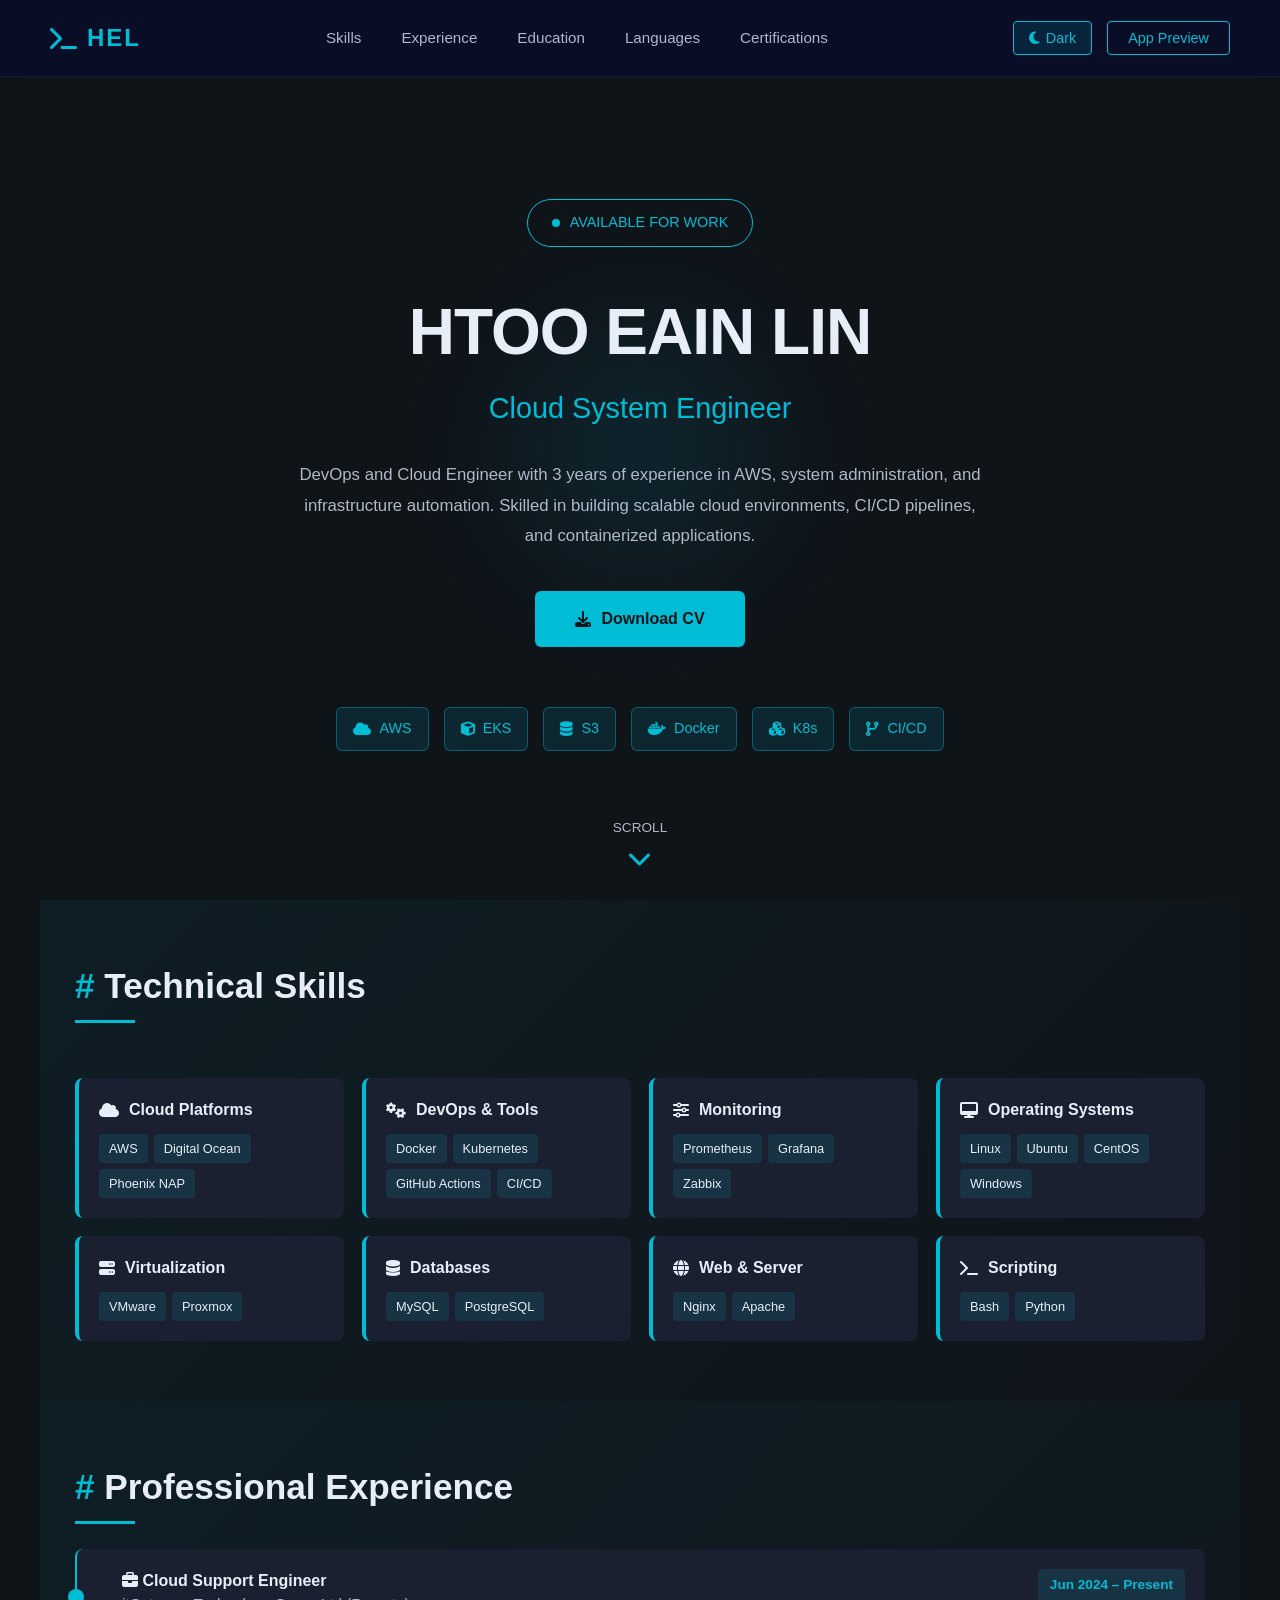
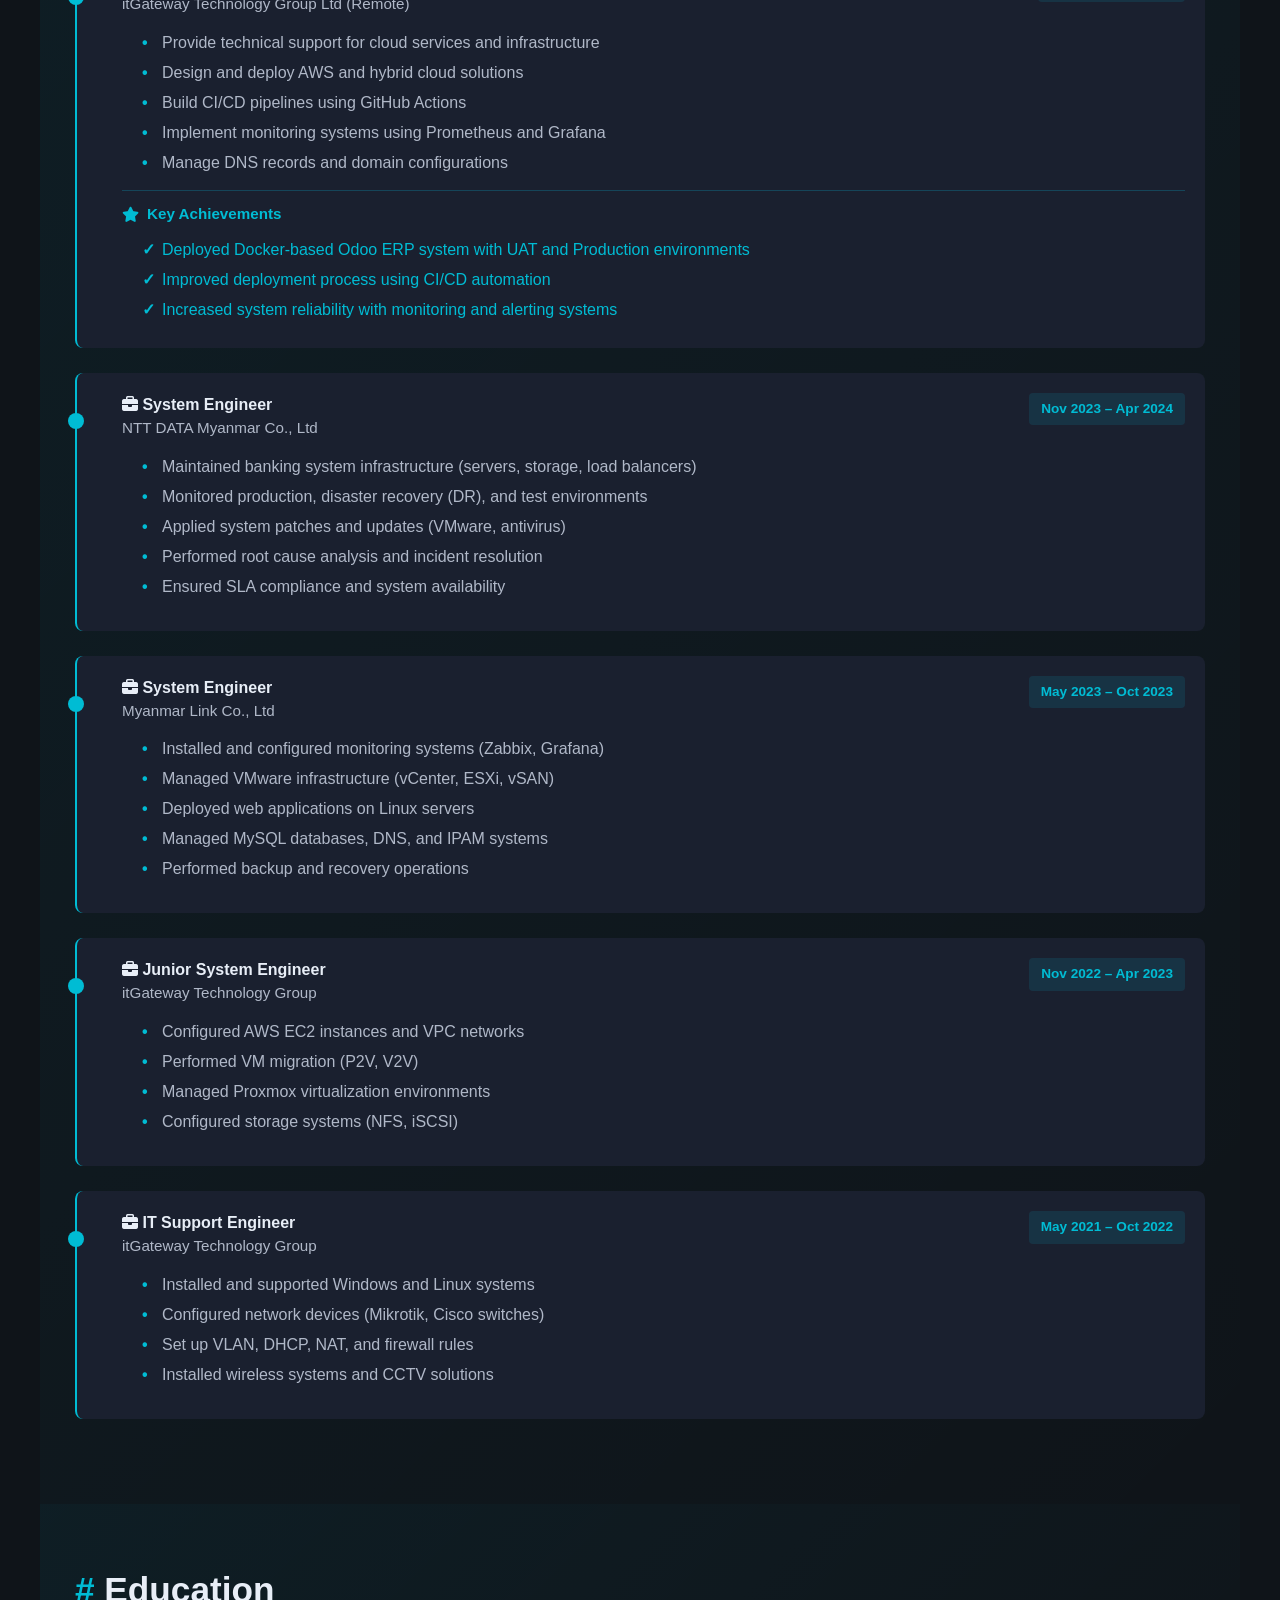
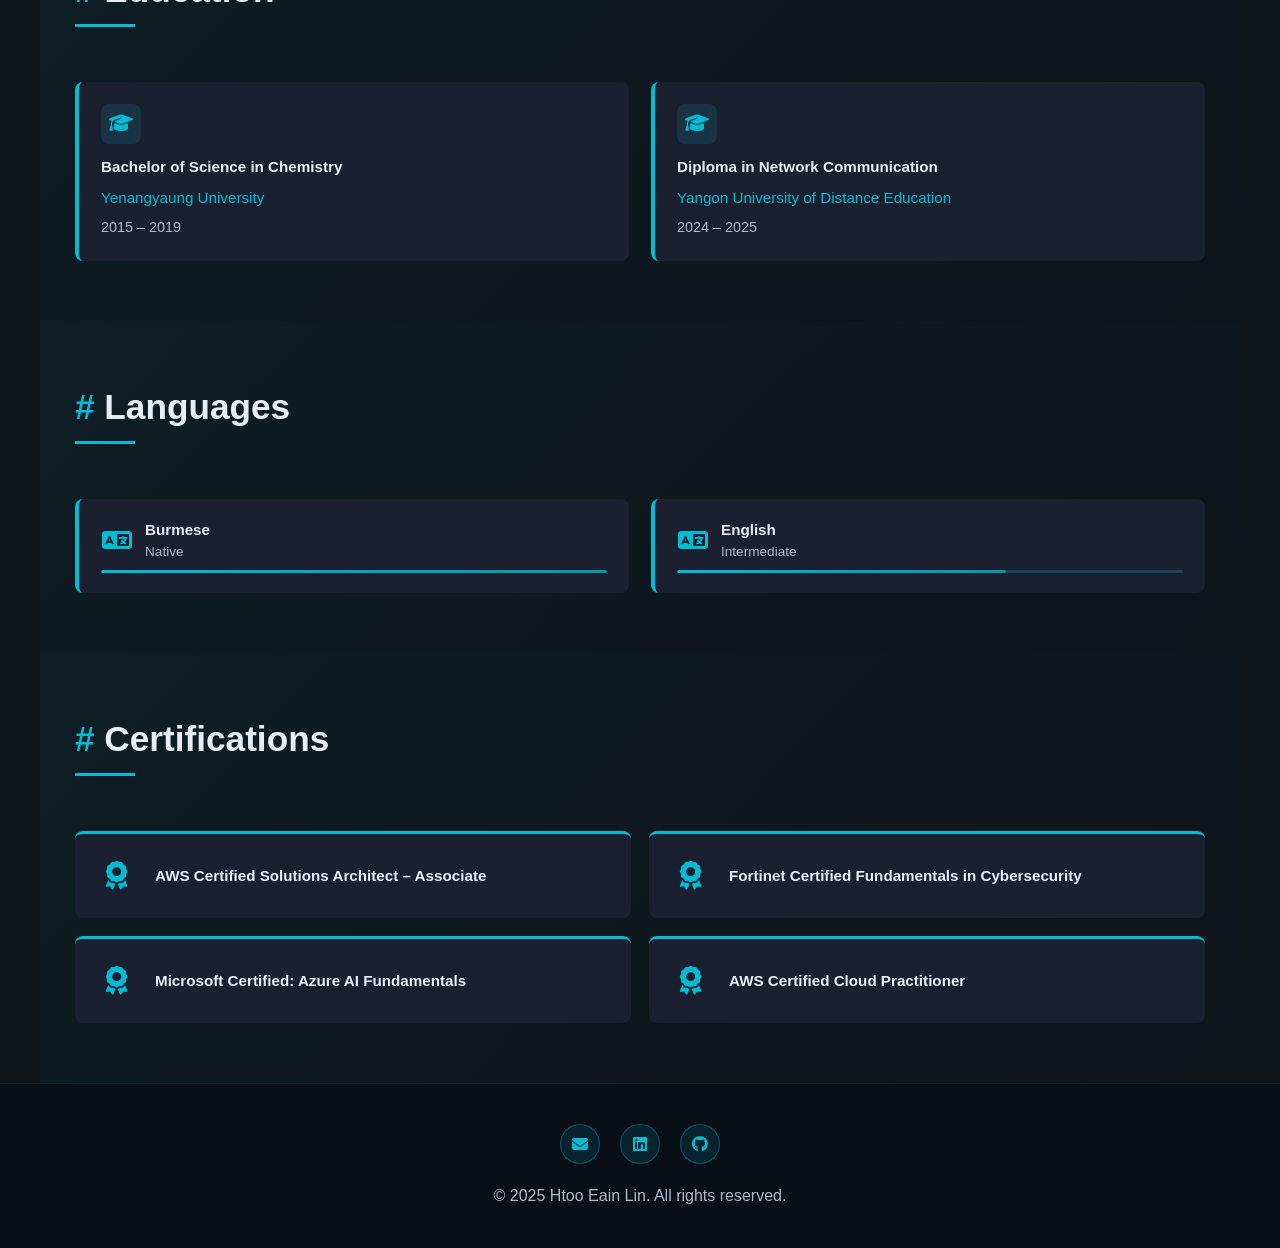
<file: index.html>
<!DOCTYPE html>
<html lang="en">
<head>
    <meta charset="UTF-8">
    <meta name="viewport" content="width=device-width, initial-scale=1.0">
    <title>Htoo Eain Lin - Cloud System Engineer</title>
    <link rel="stylesheet" href="https://cdnjs.cloudflare.com/ajax/libs/font-awesome/6.5.0/css/all.min.css">
    <link rel="stylesheet" href="style.css">
</head>
<body data-theme="dark">
    <!-- Navigation -->
    <nav>
        <div class="nav-container">
            <div class="logo">
                <i class="fas fa-terminal"></i> HEL
            </div>
            <ul class="nav-menu">
                <li><a href="#skills" class="nav-link">Skills</a></li>
                <li><a href="#experience" class="nav-link">Experience</a></li>
                <li><a href="#education" class="nav-link">Education</a></li>
                <li><a href="#languages" class="nav-link">Languages</a></li>
                <li><a href="#certifications" class="nav-link">Certifications</a></li>
            </ul>
            <div class="nav-buttons">
                <button class="theme-toggle" onclick="toggleTheme()">
                    <i class="fas fa-moon"></i> <span>Dark</span>
                </button>
                <button class="app-preview-btn">App Preview</button>
            </div>
        </div>
    </nav>

    <!-- Hero Section -->
    <section class="hero" id="home">
        <div class="hero-content">
            <div class="available-badge">
                AVAILABLE FOR WORK
            </div>
            <h1>HTOO EAIN LIN</h1>
            <p class="hero-title">Cloud System Engineer</p>
            <p class="hero-description">
                DevOps and Cloud Engineer with 3 years of experience in AWS, system administration, and infrastructure automation. Skilled in building scalable cloud environments, CI/CD pipelines, and containerized applications.
            </p>
            <a href="./cv/Htoo_Eain_Lin_CV.html" target="_blank" class="download-cv-btn">
                <i class="fas fa-download"></i> Download CV
            </a>
            <div class="hero-skills">
                <div class="skill-tag">
                    <i class="fas fa-cloud"></i> AWS
                </div>
                <div class="skill-tag">
                    <i class="fas fa-cube"></i> EKS
                </div>
                <div class="skill-tag">
                    <i class="fas fa-database"></i> S3
                </div>
                <div class="skill-tag">
                    <i class="fab fa-docker"></i> Docker
                </div>
                <div class="skill-tag">
                    <i class="fas fa-cubes"></i> K8s
                </div>
                <div class="skill-tag">
                    <i class="fas fa-code-branch"></i> CI/CD
                </div>
            </div>
        </div>
        <div class="scroll-indicator">
            SCROLL
            <i class="fas fa-chevron-down"></i>
        </div>
    </section>

    <!-- Skills Section -->
    <section id="skills">
        <h2><span style="color: var(--primary);">#</span> Technical Skills</h2>
        <div class="skills-grid">
            <div class="skill-category">
                <h4><i class="fas fa-cloud"></i> Cloud Platforms</h4>
                <div class="skill-items">
                    <span class="skill-item">AWS</span>
                    <span class="skill-item">Digital Ocean</span>
                    <span class="skill-item">Phoenix NAP</span>
                </div>
            </div>
            <div class="skill-category">
                <h4><i class="fas fa-cogs"></i> DevOps & Tools</h4>
                <div class="skill-items">
                    <span class="skill-item">Docker</span>
                    <span class="skill-item">Kubernetes</span>
                    <span class="skill-item">GitHub Actions</span>
                    <span class="skill-item">CI/CD</span>
                </div>
            </div>
            <div class="skill-category">
                <h4><i class="fas fa-sliders-h"></i> Monitoring</h4>
                <div class="skill-items">
                    <span class="skill-item">Prometheus</span>
                    <span class="skill-item">Grafana</span>
                    <span class="skill-item">Zabbix</span>
                </div>
            </div>
            <div class="skill-category">
                <h4><i class="fas fa-desktop"></i> Operating Systems</h4>
                <div class="skill-items">
                    <span class="skill-item">Linux</span>
                    <span class="skill-item">Ubuntu</span>
                    <span class="skill-item">CentOS</span>
                    <span class="skill-item">Windows</span>
                </div>
            </div>
            <div class="skill-category">
                <h4><i class="fas fa-server"></i> Virtualization</h4>
                <div class="skill-items">
                    <span class="skill-item">VMware</span>
                    <span class="skill-item">Proxmox</span>
                </div>
            </div>
            <div class="skill-category">
                <h4><i class="fas fa-database"></i> Databases</h4>
                <div class="skill-items">
                    <span class="skill-item">MySQL</span>
                    <span class="skill-item">PostgreSQL</span>
                </div>
            </div>
            <div class="skill-category">
                <h4><i class="fas fa-globe"></i> Web & Server</h4>
                <div class="skill-items">
                    <span class="skill-item">Nginx</span>
                    <span class="skill-item">Apache</span>
                </div>
            </div>
            <div class="skill-category">
                <h4><i class="fas fa-terminal"></i> Scripting</h4>
                <div class="skill-items">
                    <span class="skill-item">Bash</span>
                    <span class="skill-item">Python</span>
                </div>
            </div>
        </div>
    </section>

    <!-- Experience Section -->
    <section id="experience">
        <h2><span style="color: var(--primary);">#</span> Professional Experience</h2>
        <div class="experience-item">
            <div class="job-header">
                <div>
                    <div class="job-title"><i class="fas fa-briefcase"></i> Cloud Support Engineer</div>
                    <div class="company-name">itGateway Technology Group Ltd (Remote)</div>
                </div>
                <span class="job-date">Jun 2024 – Present</span>
            </div>
            <div class="job-description">
                <ul>
                    <li>Provide technical support for cloud services and infrastructure</li>
                    <li>Design and deploy AWS and hybrid cloud solutions</li>
                    <li>Build CI/CD pipelines using GitHub Actions</li>
                    <li>Implement monitoring systems using Prometheus and Grafana</li>
                    <li>Manage DNS records and domain configurations</li>
                </ul>
            </div>
            <div class="achievements">
                <div class="achievements-title"><i class="fas fa-star"></i> Key Achievements</div>
                <ul>
                    <li>Deployed Docker-based Odoo ERP system with UAT and Production environments</li>
                    <li>Improved deployment process using CI/CD automation</li>
                    <li>Increased system reliability with monitoring and alerting systems</li>
                </ul>
            </div>
        </div>

        <div class="experience-item">
            <div class="job-header">
                <div>
                    <div class="job-title"><i class="fas fa-briefcase"></i> System Engineer</div>
                    <div class="company-name">NTT DATA Myanmar Co., Ltd</div>
                </div>
                <span class="job-date">Nov 2023 – Apr 2024</span>
            </div>
            <div class="job-description">
                <ul>
                    <li>Maintained banking system infrastructure (servers, storage, load balancers)</li>
                    <li>Monitored production, disaster recovery (DR), and test environments</li>
                    <li>Applied system patches and updates (VMware, antivirus)</li>
                    <li>Performed root cause analysis and incident resolution</li>
                    <li>Ensured SLA compliance and system availability</li>
                </ul>
            </div>
        </div>

        <div class="experience-item">
            <div class="job-header">
                <div>
                    <div class="job-title"><i class="fas fa-briefcase"></i> System Engineer</div>
                    <div class="company-name">Myanmar Link Co., Ltd</div>
                </div>
                <span class="job-date">May 2023 – Oct 2023</span>
            </div>
            <div class="job-description">
                <ul>
                    <li>Installed and configured monitoring systems (Zabbix, Grafana)</li>
                    <li>Managed VMware infrastructure (vCenter, ESXi, vSAN)</li>
                    <li>Deployed web applications on Linux servers</li>
                    <li>Managed MySQL databases, DNS, and IPAM systems</li>
                    <li>Performed backup and recovery operations</li>
                </ul>
            </div>
        </div>

        <div class="experience-item">
            <div class="job-header">
                <div>
                    <div class="job-title"><i class="fas fa-briefcase"></i> Junior System Engineer</div>
                    <div class="company-name">itGateway Technology Group</div>
                </div>
                <span class="job-date">Nov 2022 – Apr 2023</span>
            </div>
            <div class="job-description">
                <ul>
                    <li>Configured AWS EC2 instances and VPC networks</li>
                    <li>Performed VM migration (P2V, V2V)</li>
                    <li>Managed Proxmox virtualization environments</li>
                    <li>Configured storage systems (NFS, iSCSI)</li>
                </ul>
            </div>
        </div>

        <div class="experience-item">
            <div class="job-header">
                <div>
                    <div class="job-title"><i class="fas fa-briefcase"></i> IT Support Engineer</div>
                    <div class="company-name">itGateway Technology Group</div>
                </div>
                <span class="job-date">May 2021 – Oct 2022</span>
            </div>
            <div class="job-description">
                <ul>
                    <li>Installed and supported Windows and Linux systems</li>
                    <li>Configured network devices (Mikrotik, Cisco switches)</li>
                    <li>Set up VLAN, DHCP, NAT, and firewall rules</li>
                    <li>Installed wireless systems and CCTV solutions</li>
                </ul>
            </div>
        </div>
    </section>

    <!-- Education Section -->
    <section id="education">
        <h2><span style="color: var(--primary);">#</span> Education</h2>
        <div class="edu-grid">
            <div class="edu-item">
                <div class="edu-icon">
                    <i class="fas fa-graduation-cap"></i>
                </div>
                <div class="edu-degree">Bachelor of Science in Chemistry</div>
                <div class="edu-school">Yenangyaung University</div>
                <div class="edu-date">2015 – 2019</div>
            </div>
            <div class="edu-item">
                <div class="edu-icon">
                    <i class="fas fa-graduation-cap"></i>
                </div>
                <div class="edu-degree">Diploma in Network Communication</div>
                <div class="edu-school">Yangon University of Distance Education</div>
                <div class="edu-date">2024 – 2025</div>
            </div>
        </div>
    </section>

    <!-- Languages Section -->
    <section id="languages">
        <h2><span style="color: var(--primary);">#</span> Languages</h2>
        <div class="languages-grid">
            <div class="language-item">
                <div class="language-header">
                    <div class="language-info">
                        <div class="language-icon">
                            <i class="fas fa-language"></i>
                        </div>
                        <div>
                            <div class="language-name">Burmese</div>
                            <div class="language-level">Native</div>
                        </div>
                    </div>
                </div>
                <div class="language-bar">
                    <div class="language-bar-fill"></div>
                </div>
            </div>
            <div class="language-item">
                <div class="language-header">
                    <div class="language-info">
                        <div class="language-icon">
                            <i class="fas fa-language"></i>
                        </div>
                        <div>
                            <div class="language-name">English</div>
                            <div class="language-level">Intermediate</div>
                        </div>
                    </div>
                </div>
                <div class="language-bar">
                    <div class="language-bar-fill"></div>
                </div>
            </div>
        </div>
    </section>

    <!-- Certifications Section -->
    <section id="certifications">
        <h2><span style="color: var(--primary);">#</span> Certifications</h2>
        <div class="cert-grid">
            <div class="cert-item">
                <div class="cert-icon">
                    <i class="fas fa-award"></i>
                </div>
                <div class="cert-name">AWS Certified Solutions Architect – Associate</div>
            </div>
            <div class="cert-item">
                <div class="cert-icon">
                    <i class="fas fa-award"></i>
                </div>
                <div class="cert-name">Fortinet Certified Fundamentals in Cybersecurity</div>
            </div>
            <div class="cert-item">
                <div class="cert-icon">
                    <i class="fas fa-award"></i>
                </div>
                <div class="cert-name">Microsoft Certified: Azure AI Fundamentals</div>
            </div>
            <div class="cert-item">
                <div class="cert-icon">
                    <i class="fas fa-award"></i>
                </div>
                <div class="cert-name">AWS Certified Cloud Practitioner</div>
            </div>
        </div>
    </section>

    <!-- Footer -->
    <footer>
        <div class="social-links">
            <a href="mailto:htooeainlin2580@gmail.com" title="Email">
                <i class="fas fa-envelope"></i>
            </a>
            <a href="#" title="LinkedIn" target="_blank">
                <i class="fab fa-linkedin"></i>
            </a>
            <a href="#" title="GitHub" target="_blank">
                <i class="fab fa-github"></i>
            </a>
        </div>
        <p>&copy; 2025 Htoo Eain Lin. All rights reserved.</p>
    </footer>

    <script src="script.js"></script>
</body>
</html>
</file>
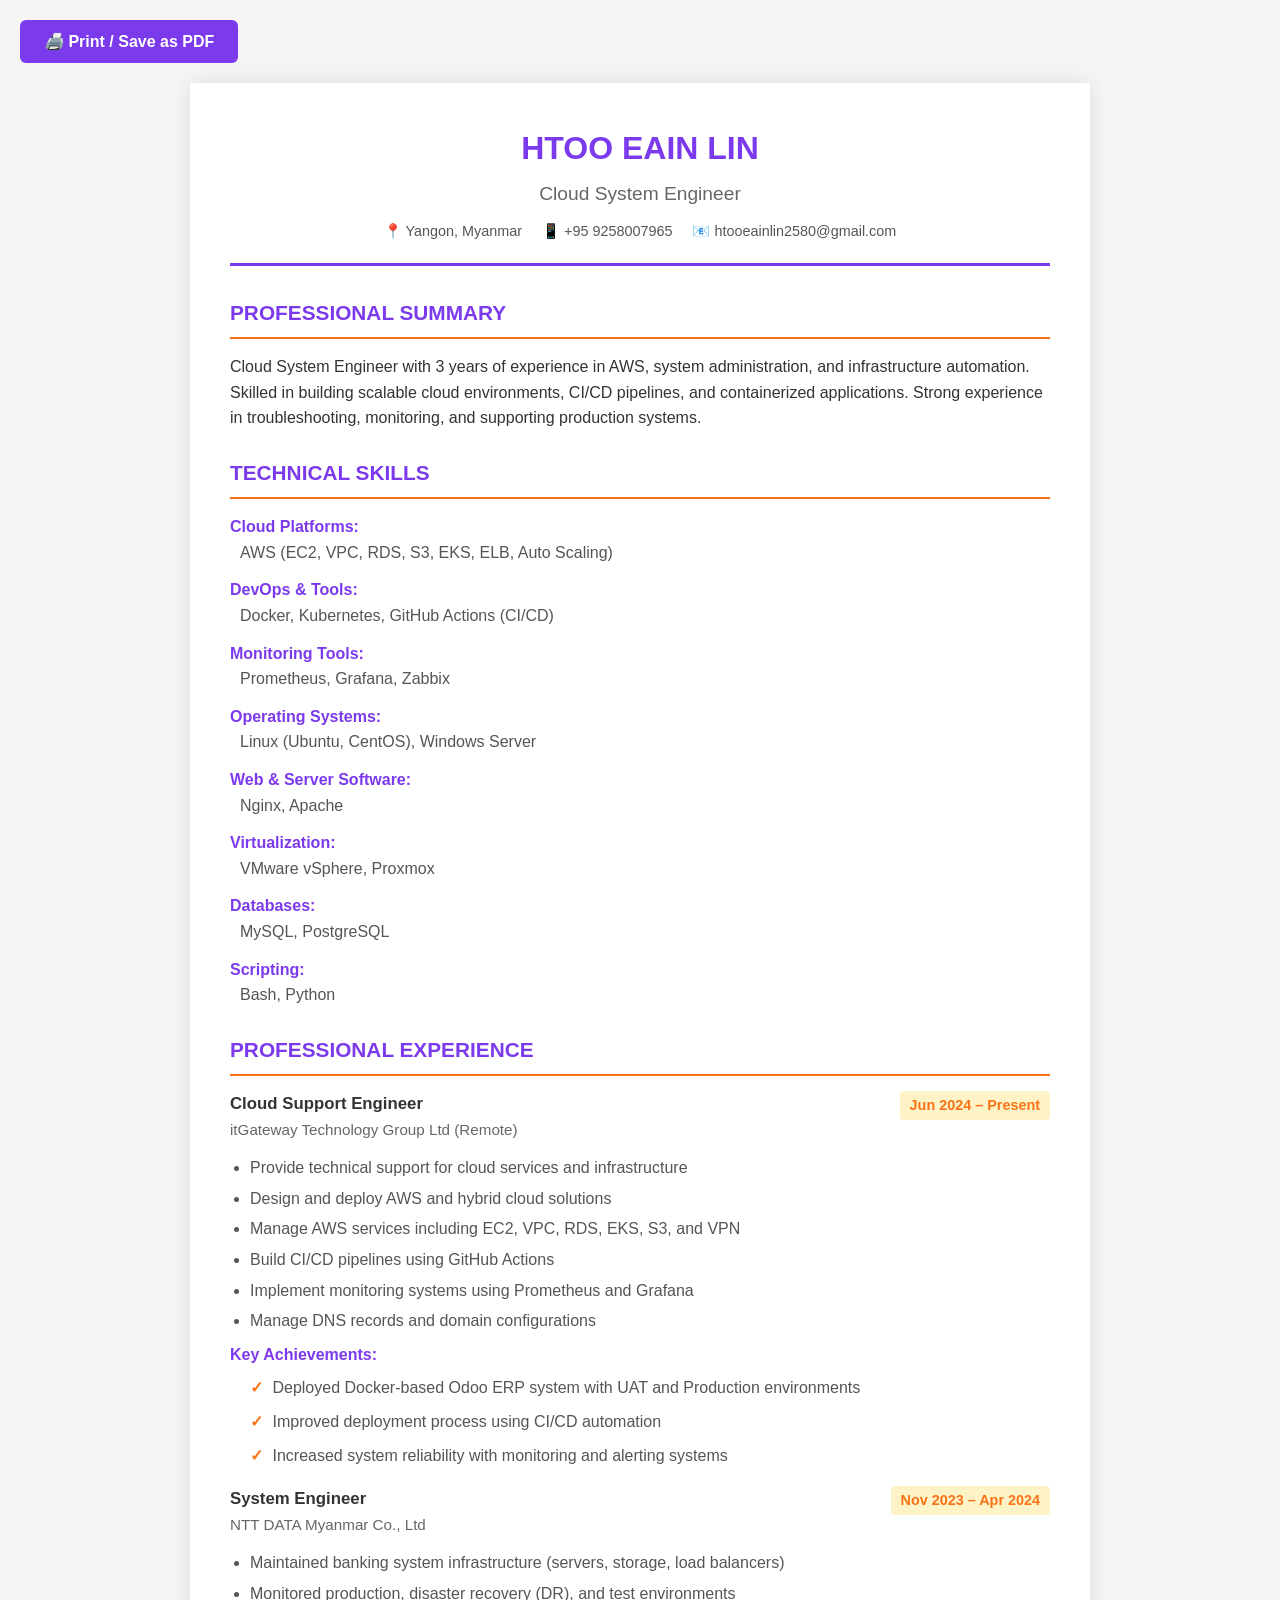
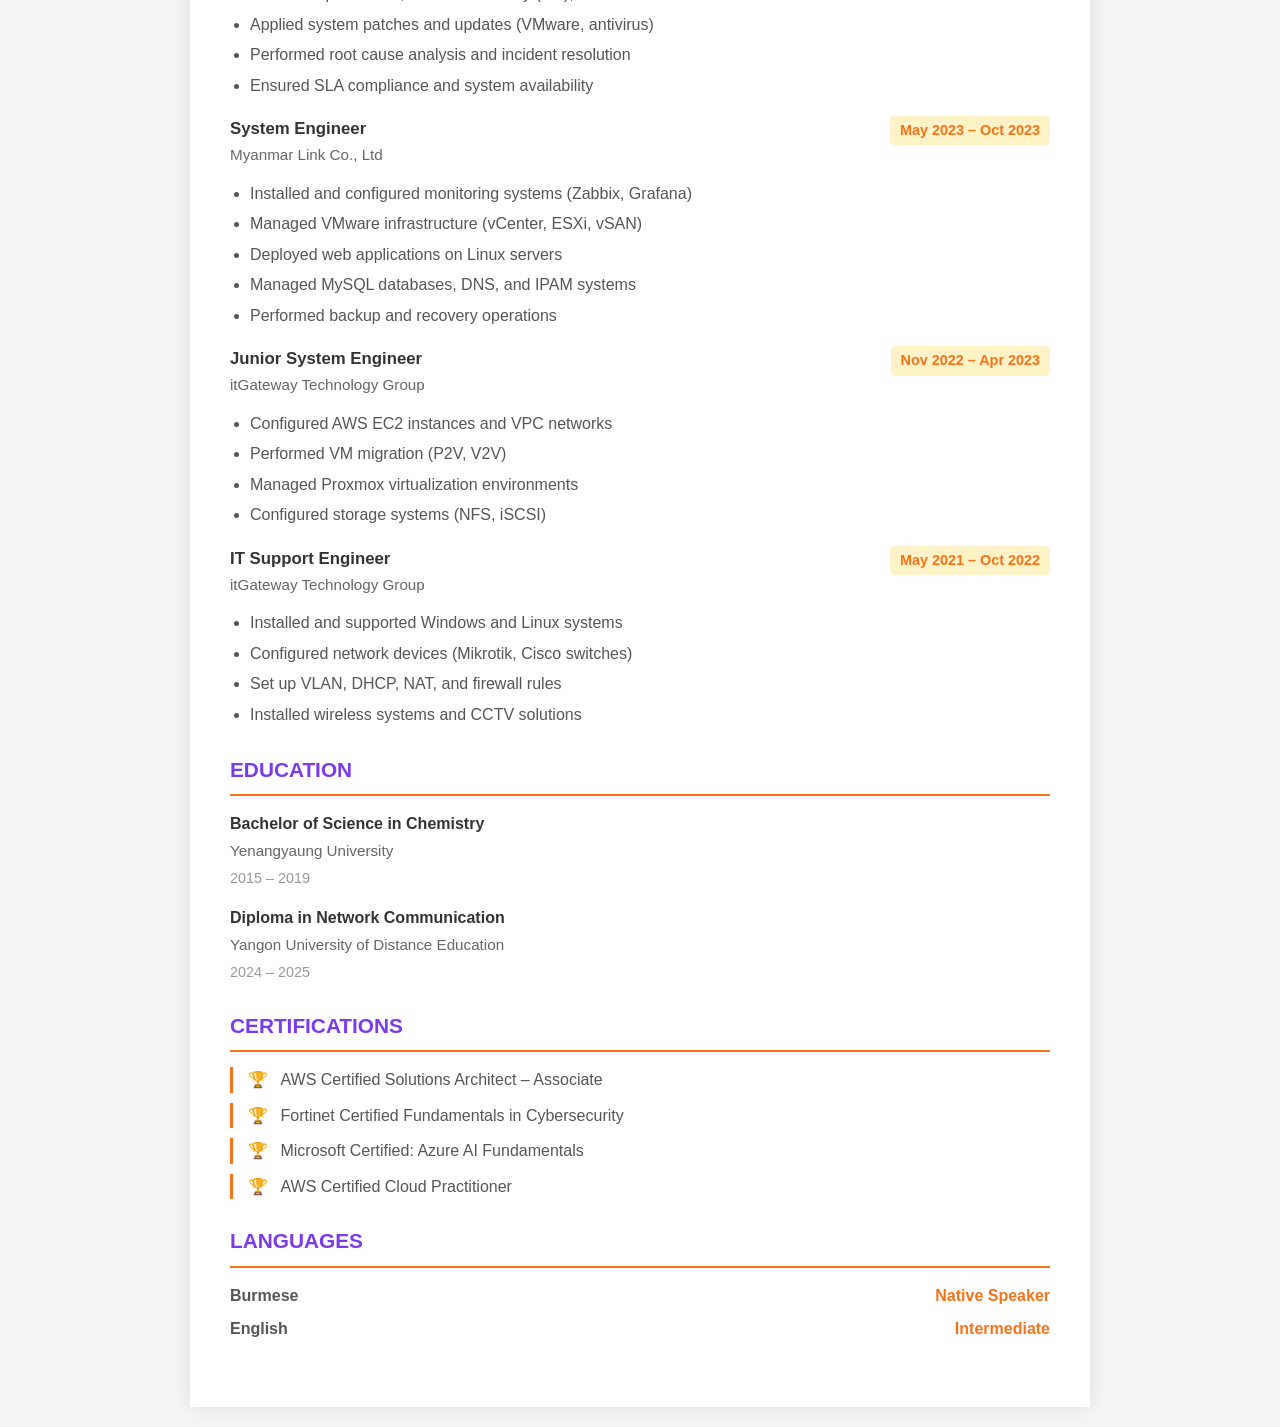
<file: cv/Htoo_Eain_Lin_CV.html>
<!DOCTYPE html>
<html lang="en">
<head>
    <meta charset="UTF-8">
    <meta name="viewport" content="width=device-width, initial-scale=1.0">
    <title>Htoo Eain Lin - CV</title>
    <style>
        * {
            margin: 0;
            padding: 0;
            box-sizing: border-box;
        }

        body {
            font-family: 'Segoe UI', Arial, sans-serif;
            line-height: 1.6;
            color: #333;
            background: #f5f5f5;
            padding: 20px;
        }

        .cv-container {
            max-width: 900px;
            margin: 0 auto;
            background: white;
            padding: 40px;
            box-shadow: 0 0 20px rgba(0, 0, 0, 0.1);
        }

        .header {
            text-align: center;
            margin-bottom: 30px;
            border-bottom: 3px solid #7c3aed;
            padding-bottom: 20px;
        }

        .header h1 {
            font-size: 2rem;
            color: #7c3aed;
            margin-bottom: 5px;
        }

        .header p {
            font-size: 1.2rem;
            color: #666;
            margin-bottom: 10px;
        }

        .contact-info {
            display: flex;
            justify-content: center;
            gap: 20px;
            flex-wrap: wrap;
            font-size: 0.9rem;
            color: #555;
        }

        .section {
            margin-bottom: 25px;
        }

        .section-title {
            font-size: 1.3rem;
            font-weight: 700;
            color: #7c3aed;
            margin-bottom: 15px;
            padding-bottom: 8px;
            border-bottom: 2px solid #f97316;
        }

        .job-entry {
            margin-bottom: 18px;
        }

        .job-header {
            display: flex;
            justify-content: space-between;
            align-items: start;
            margin-bottom: 8px;
        }

        .job-title {
            font-weight: 700;
            font-size: 1.05rem;
            color: #333;
        }

        .company {
            color: #666;
            font-size: 0.95rem;
            margin-bottom: 5px;
        }

        .date {
            color: #f97316;
            font-weight: 600;
            white-space: nowrap;
            background: #fef3c7;
            padding: 3px 10px;
            border-radius: 4px;
            font-size: 0.9rem;
        }

        .job-description {
            color: #555;
            margin: 8px 0;
        }

        .job-description ul {
            margin-left: 20px;
            margin-top: 8px;
        }

        .job-description li {
            margin-bottom: 5px;
            color: #555;
        }

        .achievement {
            color: #555;
            margin-left: 20px;
            margin-top: 8px;
        }

        .achievement::before {
            content: "✓ ";
            color: #f97316;
            font-weight: bold;
            margin-right: 5px;
        }

        .skill-category {
            margin-bottom: 12px;
        }

        .skill-category strong {
            color: #7c3aed;
        }

        .skill-category p {
            color: #555;
            margin-left: 10px;
        }

        .edu-entry {
            margin-bottom: 15px;
        }

        .edu-degree {
            font-weight: 700;
            color: #333;
        }

        .edu-school {
            color: #666;
            font-size: 0.95rem;
            margin: 3px 0;
        }

        .edu-date {
            color: #999;
            font-size: 0.9rem;
        }

        .cert-entry {
            margin-bottom: 10px;
            padding-left: 15px;
            border-left: 3px solid #f97316;
            color: #555;
        }

        .cert-entry::before {
            content: "🏆 ";
            margin-right: 8px;
        }

        .language-entry {
            display: flex;
            justify-content: space-between;
            margin-bottom: 8px;
            color: #555;
        }

        .language-name {
            font-weight: 600;
        }

        .language-level {
            color: #f97316;
            font-weight: 600;
        }

        .two-column {
            display: grid;
            grid-template-columns: 1fr 1fr;
            gap: 20px;
        }

        @media print {
            body {
                background: white;
                padding: 0;
            }

            .cv-container {
                box-shadow: none;
                padding: 20px;
                max-width: 100%;
            }

            .print-button {
                display: none;
            }
        }

        .print-button {
            display: block;
            margin-bottom: 20px;
            padding: 12px 24px;
            background: #7c3aed;
            color: white;
            border: none;
            border-radius: 6px;
            cursor: pointer;
            font-size: 1rem;
            font-weight: 600;
            transition: all 0.3s;
        }

        .print-button:hover {
            background: #6d28d9;
            transform: scale(1.05);
        }
    </style>
</head>
<body>
    <button class="print-button" onclick="window.print()">
        <i>🖨️</i> Print / Save as PDF
    </button>

    <div class="cv-container">
        <div class="header">
            <h1>HTOO EAIN LIN</h1>
            <p>Cloud System Engineer</p>
            <div class="contact-info">
                <span>📍 Yangon, Myanmar</span>
                <span>📱 +95 9258007965</span>
                <span>📧 htooeainlin2580@gmail.com</span>
            </div>
        </div>

        <!-- Professional Summary -->
        <div class="section">
            <div class="section-title">PROFESSIONAL SUMMARY</div>
            <p>
                Cloud System Engineer with 3 years of experience in AWS, system administration, and infrastructure automation. Skilled in building scalable cloud environments, CI/CD pipelines, and containerized applications. Strong experience in troubleshooting, monitoring, and supporting production systems.
            </p>
        </div>

        <!-- Technical Skills -->
        <div class="section">
            <div class="section-title">TECHNICAL SKILLS</div>
            <div class="skill-category">
                <strong>Cloud Platforms:</strong>
                <p>AWS (EC2, VPC, RDS, S3, EKS, ELB, Auto Scaling)</p>
            </div>
            <div class="skill-category">
                <strong>DevOps & Tools:</strong>
                <p>Docker, Kubernetes, GitHub Actions (CI/CD)</p>
            </div>
            <div class="skill-category">
                <strong>Monitoring Tools:</strong>
                <p>Prometheus, Grafana, Zabbix</p>
            </div>
            <div class="skill-category">
                <strong>Operating Systems:</strong>
                <p>Linux (Ubuntu, CentOS), Windows Server</p>
            </div>
            <div class="skill-category">
                <strong>Web & Server Software:</strong>
                <p>Nginx, Apache</p>
            </div>
            <div class="skill-category">
                <strong>Virtualization:</strong>
                <p>VMware vSphere, Proxmox</p>
            </div>
            <div class="skill-category">
                <strong>Databases:</strong>
                <p>MySQL, PostgreSQL</p>
            </div>
            <div class="skill-category">
                <strong>Scripting:</strong>
                <p>Bash, Python</p>
            </div>
        </div>

        <!-- Professional Experience -->
        <div class="section">
            <div class="section-title">PROFESSIONAL EXPERIENCE</div>

            <div class="job-entry">
                <div class="job-header">
                    <div>
                        <div class="job-title">Cloud Support Engineer</div>
                        <div class="company">itGateway Technology Group Ltd (Remote)</div>
                    </div>
                    <div class="date">Jun 2024 – Present</div>
                </div>
                <div class="job-description">
                    <ul>
                        <li>Provide technical support for cloud services and infrastructure</li>
                        <li>Design and deploy AWS and hybrid cloud solutions</li>
                        <li>Manage AWS services including EC2, VPC, RDS, EKS, S3, and VPN</li>
                        <li>Build CI/CD pipelines using GitHub Actions</li>
                        <li>Implement monitoring systems using Prometheus and Grafana</li>
                        <li>Manage DNS records and domain configurations</li>
                    </ul>
                </div>
                <div style="margin-top: 8px;">
                    <strong style="color: #7c3aed;">Key Achievements:</strong>
                    <div class="achievement">Deployed Docker-based Odoo ERP system with UAT and Production environments</div>
                    <div class="achievement">Improved deployment process using CI/CD automation</div>
                    <div class="achievement">Increased system reliability with monitoring and alerting systems</div>
                </div>
            </div>

            <div class="job-entry">
                <div class="job-header">
                    <div>
                        <div class="job-title">System Engineer</div>
                        <div class="company">NTT DATA Myanmar Co., Ltd</div>
                    </div>
                    <div class="date">Nov 2023 – Apr 2024</div>
                </div>
                <div class="job-description">
                    <ul>
                        <li>Maintained banking system infrastructure (servers, storage, load balancers)</li>
                        <li>Monitored production, disaster recovery (DR), and test environments</li>
                        <li>Applied system patches and updates (VMware, antivirus)</li>
                        <li>Performed root cause analysis and incident resolution</li>
                        <li>Ensured SLA compliance and system availability</li>
                    </ul>
                </div>
            </div>

            <div class="job-entry">
                <div class="job-header">
                    <div>
                        <div class="job-title">System Engineer</div>
                        <div class="company">Myanmar Link Co., Ltd</div>
                    </div>
                    <div class="date">May 2023 – Oct 2023</div>
                </div>
                <div class="job-description">
                    <ul>
                        <li>Installed and configured monitoring systems (Zabbix, Grafana)</li>
                        <li>Managed VMware infrastructure (vCenter, ESXi, vSAN)</li>
                        <li>Deployed web applications on Linux servers</li>
                        <li>Managed MySQL databases, DNS, and IPAM systems</li>
                        <li>Performed backup and recovery operations</li>
                    </ul>
                </div>
            </div>

            <div class="job-entry">
                <div class="job-header">
                    <div>
                        <div class="job-title">Junior System Engineer</div>
                        <div class="company">itGateway Technology Group</div>
                    </div>
                    <div class="date">Nov 2022 – Apr 2023</div>
                </div>
                <div class="job-description">
                    <ul>
                        <li>Configured AWS EC2 instances and VPC networks</li>
                        <li>Performed VM migration (P2V, V2V)</li>
                        <li>Managed Proxmox virtualization environments</li>
                        <li>Configured storage systems (NFS, iSCSI)</li>
                    </ul>
                </div>
            </div>

            <div class="job-entry">
                <div class="job-header">
                    <div>
                        <div class="job-title">IT Support Engineer</div>
                        <div class="company">itGateway Technology Group</div>
                    </div>
                    <div class="date">May 2021 – Oct 2022</div>
                </div>
                <div class="job-description">
                    <ul>
                        <li>Installed and supported Windows and Linux systems</li>
                        <li>Configured network devices (Mikrotik, Cisco switches)</li>
                        <li>Set up VLAN, DHCP, NAT, and firewall rules</li>
                        <li>Installed wireless systems and CCTV solutions</li>
                    </ul>
                </div>
            </div>
        </div>

        <!-- Education -->
        <div class="section">
            <div class="section-title">EDUCATION</div>
            <div class="edu-entry">
                <div class="edu-degree">Bachelor of Science in Chemistry</div>
                <div class="edu-school">Yenangyaung University</div>
                <div class="edu-date">2015 – 2019</div>
            </div>
            <div class="edu-entry">
                <div class="edu-degree">Diploma in Network Communication</div>
                <div class="edu-school">Yangon University of Distance Education</div>
                <div class="edu-date">2024 – 2025</div>
            </div>
        </div>

        <!-- Certifications -->
        <div class="section">
            <div class="section-title">CERTIFICATIONS</div>
            <div class="cert-entry">AWS Certified Solutions Architect – Associate</div>
            <div class="cert-entry">Fortinet Certified Fundamentals in Cybersecurity</div>
            <div class="cert-entry">Microsoft Certified: Azure AI Fundamentals</div>
            <div class="cert-entry">AWS Certified Cloud Practitioner</div>
        </div>

        <!-- Languages -->
        <div class="section">
            <div class="section-title">LANGUAGES</div>
            <div class="language-entry">
                <span class="language-name">Burmese</span>
                <span class="language-level">Native Speaker</span>
            </div>
            <div class="language-entry">
                <span class="language-name">English</span>
                <span class="language-level">Intermediate</span>
            </div>
        </div>
    </div>
</body>
</html>
</file>
<file: style.css>
* {
    margin: 0;
    padding: 0;
    box-sizing: border-box;
}

:root {
    --primary: #00bcd4;
    --primary-dark: #0097a7;
    --bg-dark: #0f1419;
    --bg-darker: #0a0e17;
    --text-light: #e8eef7;
    --text-gray: #b0b8c8;
    --card-bg: #1a202f;
    --bg: #0f1419;
    --text: #e8eef7;
}

/* Light Mode */
[data-theme="light"] {
    --primary: #0088a8;
    --primary-dark: #006685;
    --bg-dark: #f8f9fb;
    --bg-darker: #ffffff;
    --text-light: #1a2332;
    --text-gray: #5a6b7a;
    --card-bg: #ffffff;
    --bg: #f8f9fb;
    --text: #1a2332;
}

html {
    scroll-behavior: smooth;
}

body {
    font-family: 'Segoe UI', Tahoma, Geneva, Verdana, sans-serif;
    background: var(--bg);
    color: var(--text);
    line-height: 1.5;
    overflow-x: hidden;
    transition: background 0.3s ease, color 0.3s ease;
}

/* Navigation */
nav {
    position: fixed;
    top: 0;
    left: 0;
    right: 0;
    display: flex;
    justify-content: space-between;
    align-items: center;
    padding: 20px 50px;
    background: rgba(10, 14, 39, 0.95);
    backdrop-filter: blur(10px);
    z-index: 1000;
    border-bottom: 1px solid rgba(0, 212, 255, 0.1);
    transition: all 0.3s ease;
}

[data-theme="light"] nav {
    background: rgba(245, 245, 245, 0.95);
    border-bottom: 1px solid rgba(0, 122, 204, 0.1);
}

.nav-container {
    display: flex;
    justify-content: space-between;
    align-items: center;
    gap: 20px;
    width: 100%;
}

.logo {
    font-size: 1.5rem;
    font-weight: 700;
    letter-spacing: 2px;
    color: var(--primary);
    display: flex;
    align-items: center;
    gap: 8px;
}

.nav-menu {
    display: flex;
    gap: 40px;
    list-style: none;
}

.nav-menu a {
    color: var(--text-gray);
    text-decoration: none;
    font-size: 0.95rem;
    transition: all 0.3s;
    position: relative;
}

.nav-menu a:hover,
.nav-menu a.active {
    color: var(--primary);
}

.nav-menu a::after {
    content: '';
    position: absolute;
    bottom: -5px;
    left: 0;
    width: 0;
    height: 2px;
    background: var(--primary);
    transition: width 0.3s;
}

.nav-menu a:hover::after,
.nav-menu a.active::after {
    width: 100%;
}

.nav-buttons {
    display: flex;
    gap: 15px;
    align-items: center;
}

.theme-toggle {
    padding: 8px 15px;
    background: rgba(0, 212, 255, 0.1);
    border: 1px solid var(--primary);
    color: var(--primary);
    border-radius: 4px;
    cursor: pointer;
    font-size: 0.9rem;
    transition: all 0.3s;
    display: flex;
    align-items: center;
    gap: 6px;
}

.theme-toggle:hover {
    background: var(--primary);
    color: var(--bg-dark);
}

.app-preview-btn {
    padding: 8px 20px;
    background: transparent;
    border: 1px solid var(--primary);
    color: var(--primary);
    border-radius: 4px;
    cursor: pointer;
    font-size: 0.9rem;
    transition: all 0.3s;
}

.app-preview-btn:hover {
    background: var(--primary);
    color: var(--bg-dark);
}

/* Hero Section */
.hero {
    min-height: 100vh;
    display: flex;
    flex-direction: column;
    justify-content: center;
    align-items: center;
    text-align: center;
    padding: 100px 20px 50px;
    position: relative;
    overflow: hidden;
}

.hero::before {
    content: '';
    position: absolute;
    width: 400px;
    height: 400px;
    background: radial-gradient(circle, rgba(0, 212, 255, 0.1) 0%, transparent 70%);
    top: 50%;
    left: 50%;
    transform: translate(-50%, -50%);
    border-radius: 50%;
    filter: blur(40px);
    z-index: 0;
}

[data-theme="light"] .hero::before {
    background: radial-gradient(circle, rgba(0, 122, 204, 0.08) 0%, transparent 70%);
}

.hero-content {
    position: relative;
    z-index: 1;
    max-width: 900px;
}

.available-badge {
    display: inline-flex;
    align-items: center;
    gap: 10px;
    padding: 12px 24px;
    border: 1px solid var(--primary);
    border-radius: 30px;
    margin-bottom: 30px;
    font-size: 0.9rem;
    color: var(--primary);
    animation: fadeIn 0.8s ease;
}

.available-badge::before {
    content: '';
    width: 8px;
    height: 8px;
    background: var(--primary);
    border-radius: 50%;
    animation: pulse 2s infinite;
}

@keyframes pulse {
    0%, 100% {
        opacity: 1;
        box-shadow: 0 0 0 0 rgba(0, 212, 255, 0.7);
    }
    50% {
        opacity: 0.7;
        box-shadow: 0 0 0 8px rgba(0, 212, 255, 0);
    }
}

[data-theme="light"] @keyframes pulse {
    0%, 100% {
        opacity: 1;
        box-shadow: 0 0 0 0 rgba(0, 122, 204, 0.7);
    }
    50% {
        opacity: 0.7;
        box-shadow: 0 0 0 8px rgba(0, 122, 204, 0);
    }
}

.hero h1 {
    font-size: 4rem;
    font-weight: 800;
    margin: 20px 0;
    letter-spacing: -1px;
    line-height: 1.1;
    animation: slideUp 0.8s ease;
}

.hero-title {
    font-size: 1.8rem;
    color: var(--primary);
    margin: 15px 0 30px;
    font-weight: 400;
    animation: slideUp 0.8s ease 0.1s both;
}

.hero-description {
    font-size: 1.05rem;
    color: var(--text-gray);
    margin-bottom: 40px;
    line-height: 1.8;
    max-width: 700px;
    margin-left: auto;
    margin-right: auto;
    animation: slideUp 0.8s ease 0.2s both;
}

.download-cv-btn {
    display: inline-flex;
    align-items: center;
    gap: 10px;
    padding: 16px 40px;
    background: var(--primary);
    color: var(--bg-dark);
    border: none;
    border-radius: 6px;
    font-size: 1rem;
    font-weight: 600;
    cursor: pointer;
    transition: all 0.3s;
    text-decoration: none;
    margin-bottom: 60px;
    animation: slideUp 0.8s ease 0.3s both;
}

.download-cv-btn:hover {
    transform: translateY(-3px);
    box-shadow: 0 10px 30px rgba(0, 212, 255, 0.3);
}

/* Skills Section in Hero */
.hero-skills {
    display: flex;
    justify-content: center;
    gap: 15px;
    flex-wrap: wrap;
    animation: slideUp 0.8s ease 0.4s both;
}

.skill-tag {
    display: inline-flex;
    align-items: center;
    gap: 8px;
    padding: 10px 16px;
    background: rgba(0, 212, 255, 0.1);
    border: 1px solid rgba(0, 212, 255, 0.3);
    border-radius: 6px;
    color: var(--primary);
    font-size: 0.9rem;
    font-weight: 500;
    transition: all 0.3s;
}

.skill-tag:hover {
    background: rgba(0, 212, 255, 0.2);
    border-color: var(--primary);
    transform: translateY(-2px);
}

.scroll-indicator {
    position: absolute;
    bottom: 30px;
    left: 50%;
    transform: translateX(-50%);
    text-align: center;
    color: var(--text-gray);
    font-size: 0.85rem;
    animation: bounce 2s infinite;
}

.scroll-indicator i {
    display: block;
    font-size: 1.5rem;
    margin-top: 8px;
    color: var(--primary);
}

@keyframes bounce {
    0%, 100% {
        transform: translateX(-50%) translateY(0);
    }
    50% {
        transform: translateX(-50%) translateY(-10px);
    }
}

@keyframes slideUp {
    from {
        opacity: 0;
        transform: translateY(30px);
    }
    to {
        opacity: 1;
        transform: translateY(0);
    }
}

@keyframes fadeIn {
    from {
        opacity: 0;
    }
    to {
        opacity: 1;
    }
}

/* Content Sections */
section {
    padding: 60px 35px;
    max-width: 1200px;
    margin: 0 auto;
    transition: all 0.3s ease;
}

section h2 {
    font-size: 2.2rem;
    margin-bottom: 35px;
    color: var(--text-light);
    position: relative;
    display: inline-block;
}

section h2::after {
    content: '';
    position: absolute;
    bottom: -10px;
    left: 0;
    width: 60px;
    height: 3px;
    background: var(--primary);
}

/* Skills Section */
#skills {
    background: linear-gradient(135deg, rgba(0, 212, 255, 0.05) 0%, rgba(0, 212, 255, 0) 100%);
    transition: all 0.3s ease;
}

[data-theme="light"] #skills {
    background: linear-gradient(135deg, rgba(0, 122, 204, 0.03) 0%, rgba(0, 122, 204, 0) 100%);
}

.skills-grid {
    display: grid;
    grid-template-columns: repeat(4, 1fr);
    gap: 18px;
    margin-top: 30px;
}

.skill-category {
    background: var(--card-bg);
    padding: 20px;
    border-radius: 8px;
    border-left: 4px solid var(--primary);
    transition: all 0.3s;
}

.skill-category:hover {
    transform: translateY(-5px);
    box-shadow: 0 10px 30px rgba(0, 212, 255, 0.15);
}

[data-theme="light"] .skill-category:hover {
    box-shadow: 0 10px 30px rgba(0, 122, 204, 0.15);
}

.skill-category h4 {
    color: var(--text-light);
    margin-bottom: 12px;
    font-size: 1rem;
    display: flex;
    align-items: center;
    gap: 10px;
}

.skill-items {
    display: flex;
    flex-wrap: wrap;
    gap: 6px;
}

.skill-item {
    background: rgba(0, 212, 255, 0.1);
    color: var(--text-light);
    padding: 5px 10px;
    border-radius: 4px;
    font-size: 0.8rem;
    transition: all 0.3s;
}

.skill-item:hover {
    background: rgba(0, 212, 255, 0.2);
    transform: translateY(-2px);
}

/* Experience Section */
#experience {
    background: linear-gradient(135deg, rgba(0, 212, 255, 0.05) 0%, rgba(0, 212, 255, 0) 100%);
    transition: all 0.3s ease;
}

[data-theme="light"] #experience {
    background: linear-gradient(135deg, rgba(0, 122, 204, 0.03) 0%, rgba(0, 122, 204, 0) 100%);
}

.experience-item {
    background: var(--card-bg);
    padding: 20px 20px 20px 45px;
    margin-bottom: 25px;
    border-radius: 8px;
    transition: all 0.3s;
    position: relative;
    border-left: 2px solid var(--primary);
}

.experience-item::before {
    content: '';
    position: absolute;
    left: -9px;
    top: 40px;
    width: 16px;
    height: 16px;
    background: var(--primary);
    border-radius: 50%;
    transition: all 0.3s;
}

.experience-item:hover {
    border-left-color: var(--primary);
    transform: translateX(10px);
}

.experience-item:hover::before {
    transform: scale(1.3);
    box-shadow: 0 0 0 8px rgba(0, 212, 255, 0.2);
}

.job-header {
    display: flex;
    justify-content: space-between;
    align-items: start;
    margin-bottom: 15px;
    flex-wrap: wrap;
    gap: 10px;
}

.job-title {
    font-size: 1rem;
    font-weight: 600;
    color: var(--text-light);
}

.company-name {
    color: var(--text-gray);
    font-size: 0.95rem;
}

.job-date {
    background: rgba(0, 212, 255, 0.1);
    color: var(--primary);
    padding: 6px 12px;
    border-radius: 4px;
    font-size: 0.85rem;
    font-weight: 600;
    white-space: nowrap;
}

.job-description {
    color: var(--text-gray);
    margin: 12px 0;
}

.job-description ul {
    margin-left: 20px;
    margin-top: 10px;
    list-style: none;
}

.job-description li {
    margin-bottom: 6px;
    padding-left: 20px;
    position: relative;
}

.job-description li::before {
    content: '•';
    position: absolute;
    left: 0;
    color: var(--primary);
    font-weight: bold;
}

.achievements {
    margin-top: 15px;
    padding-top: 12px;
    border-top: 1px solid rgba(0, 212, 255, 0.2);
}

.achievements-title {
    color: var(--primary);
    font-weight: 600;
    margin-bottom: 12px;
    display: flex;
    align-items: center;
    gap: 8px;
    font-size: 0.95rem;
}

.achievements ul {
    margin-left: 20px;
    list-style: none;
}

.achievements li {
    margin-bottom: 6px;
    padding-left: 20px;
    position: relative;
    color: var(--primary);
}

.achievements li::before {
    content: '✓';
    position: absolute;
    left: 0;
    color: var(--primary);
    font-weight: bold;
}

/* Education Section */
#education {
    background: linear-gradient(135deg, rgba(0, 212, 255, 0.05) 0%, rgba(0, 212, 255, 0) 100%);
    transition: all 0.3s ease;
}

[data-theme="light"] #education {
    background: linear-gradient(135deg, rgba(0, 122, 204, 0.03) 0%, rgba(0, 122, 204, 0) 100%);
}

.edu-grid {
    display: grid;
    grid-template-columns: repeat(2, 1fr);
    gap: 22px;
    margin-top: 30px;
}

.edu-item {
    background: var(--card-bg);
    padding: 22px;
    border-radius: 8px;
    border-left: 4px solid var(--primary);
    transition: all 0.3s;
    position: relative;
}

.edu-item:hover {
    transform: translateX(10px);
    box-shadow: 0 10px 30px rgba(0, 212, 255, 0.15);
}

[data-theme="light"] .edu-item:hover {
    box-shadow: 0 10px 30px rgba(0, 122, 204, 0.15);
}

.edu-icon {
    display: inline-block;
    width: 40px;
    height: 40px;
    background: rgba(0, 212, 255, 0.1);
    border-radius: 8px;
    display: flex;
    align-items: center;
    justify-content: center;
    color: var(--primary);
    margin-bottom: 12px;
    font-size: 1.2rem;
}

.edu-degree {
    font-weight: 600;
    font-size: 0.95rem;
    color: var(--text-light);
    margin-bottom: 8px;
}

.edu-school {
    color: var(--primary);
    font-size: 0.95rem;
    margin: 8px 0;
}

.edu-date {
    color: var(--text-gray);
    font-size: 0.9rem;
    display: flex;
    align-items: center;
    gap: 8px;
}

.ongoing-badge {
    display: inline-block;
    background: rgba(0, 212, 255, 0.2);
    color: var(--primary);
    padding: 4px 10px;
    border-radius: 4px;
    font-size: 0.75rem;
    font-weight: 600;
    margin-left: 8px;
    border: 1px solid var(--primary);
}

/* Languages Section */
#languages {
    background: linear-gradient(135deg, rgba(0, 212, 255, 0.05) 0%, rgba(0, 212, 255, 0) 100%);
    transition: all 0.3s ease;
}

[data-theme="light"] #languages {
    background: linear-gradient(135deg, rgba(0, 122, 204, 0.03) 0%, rgba(0, 122, 204, 0) 100%);
}

.languages-grid {
    display: grid;
    grid-template-columns: repeat(2, 1fr);
    gap: 22px;
    margin-top: 30px;
}

.language-item {
    background: var(--card-bg);
    padding: 20px 22px;
    border-radius: 8px;
    border-left: 4px solid var(--primary);
    text-align: left;
    transition: all 0.3s;
}

.language-item:hover {
    transform: translateY(-5px);
    box-shadow: 0 10px 30px rgba(0, 212, 255, 0.15);
}

[data-theme="light"] .language-item:hover {
    box-shadow: 0 10px 30px rgba(0, 122, 204, 0.15);
}

.language-header {
    display: flex;
    justify-content: space-between;
    align-items: center;
    margin-bottom: 8px;
}

.language-info {
    display: flex;
    align-items: center;
    gap: 12px;
}

.language-icon {
    font-size: 1.5rem;
    color: var(--primary);
    width: 32px;
    height: 32px;
    display: flex;
    align-items: center;
    justify-content: center;
}

.language-name {
    color: var(--text-light);
    font-weight: 600;
    font-size: 0.95rem;
}

.language-level {
    color: var(--text-gray);
    font-size: 0.85rem;
}

.language-bar {
    width: 100%;
    height: 3px;
    background: rgba(0, 212, 255, 0.2);
    border-radius: 2px;
    overflow: hidden;
    position: relative;
}

.language-bar-fill {
    height: 100%;
    background: linear-gradient(90deg, var(--primary), var(--primary-dark));
    border-radius: 2px;
    transition: width 0.3s ease;
}

.language-item:nth-child(1) .language-bar-fill {
    width: 100%;
}

.language-item:nth-child(2) .language-bar-fill {
    width: 65%;
}

/* Certifications Section */
#certifications {
    background: linear-gradient(135deg, rgba(0, 212, 255, 0.05) 0%, rgba(0, 212, 255, 0) 100%);
    transition: all 0.3s ease;
}

[data-theme="light"] #certifications {
    background: linear-gradient(135deg, rgba(0, 122, 204, 0.03) 0%, rgba(0, 122, 204, 0) 100%);
}

.cert-grid {
    display: grid;
    grid-template-columns: repeat(2, 1fr);
    gap: 18px;
    margin-top: 30px;
}

.cert-item {
    background: var(--card-bg);
    padding: 22px;
    border-radius: 8px;
    border-top: 3px solid var(--primary);
    transition: all 0.3s;
    display: flex;
    align-items: center;
    gap: 18px;
}

.cert-item:hover {
    transform: translateY(-8px);
    box-shadow: 0 12px 28px rgba(0, 212, 255, 0.15);
}

[data-theme="light"] .cert-item:hover {
    box-shadow: 0 12px 28px rgba(0, 122, 204, 0.15);
}

.cert-icon {
    font-size: 1.8rem;
    color: var(--primary);
    flex-shrink: 0;
    width: 40px;
    height: 40px;
    display: flex;
    align-items: center;
    justify-content: center;
}

.cert-name {
    color: var(--text-light);
    font-weight: 600;
    font-size: 0.95rem;
    line-height: 1.3;
}

/* Footer */
footer {
    background: var(--bg-darker);
    text-align: center;
    padding: 40px;
    color: var(--text-gray);
    border-top: 1px solid rgba(0, 212, 255, 0.1);
    transition: all 0.3s ease;
}

.social-links {
    display: flex;
    justify-content: center;
    gap: 20px;
    margin-bottom: 20px;
}

.social-links a {
    width: 40px;
    height: 40px;
    display: flex;
    align-items: center;
    justify-content: center;
    background: rgba(0, 212, 255, 0.1);
    border: 1px solid rgba(0, 212, 255, 0.3);
    border-radius: 50%;
    color: var(--primary);
    text-decoration: none;
    transition: all 0.3s;
}

.social-links a:hover {
    background: var(--primary);
    color: var(--bg-dark);
    transform: translateY(-3px);
}

/* Responsive */
@media (max-width: 768px) {
    nav {
        padding: 15px 20px;
        flex-direction: column;
        gap: 15px;
    }

    .nav-container {
        flex-direction: column;
        gap: 15px;
    }

    .nav-menu {
        gap: 15px;
        font-size: 0.85rem;
    }

    .nav-buttons {
        width: 100%;
        justify-content: center;
    }

    .hero h1 {
        font-size: 2.5rem;
    }

    .hero-title {
        font-size: 1.3rem;
    }

    section {
        padding: 60px 20px;
    }

    section h2 {
        font-size: 1.8rem;
    }

    .skills-grid {
        grid-template-columns: repeat(2, 1fr);
    }

    .cert-grid {
        grid-template-columns: 1fr;
    }

    .edu-grid {
        grid-template-columns: 1fr;
    }

    .languages-grid {
        grid-template-columns: 1fr;
    }

    .hero-skills {
        justify-content: center;
    }
}

/* Smooth scrolling active nav */
.nav-menu a.active {
    color: var(--primary);
}

.nav-menu a.active::after {
    width: 100%;
}
</file>
